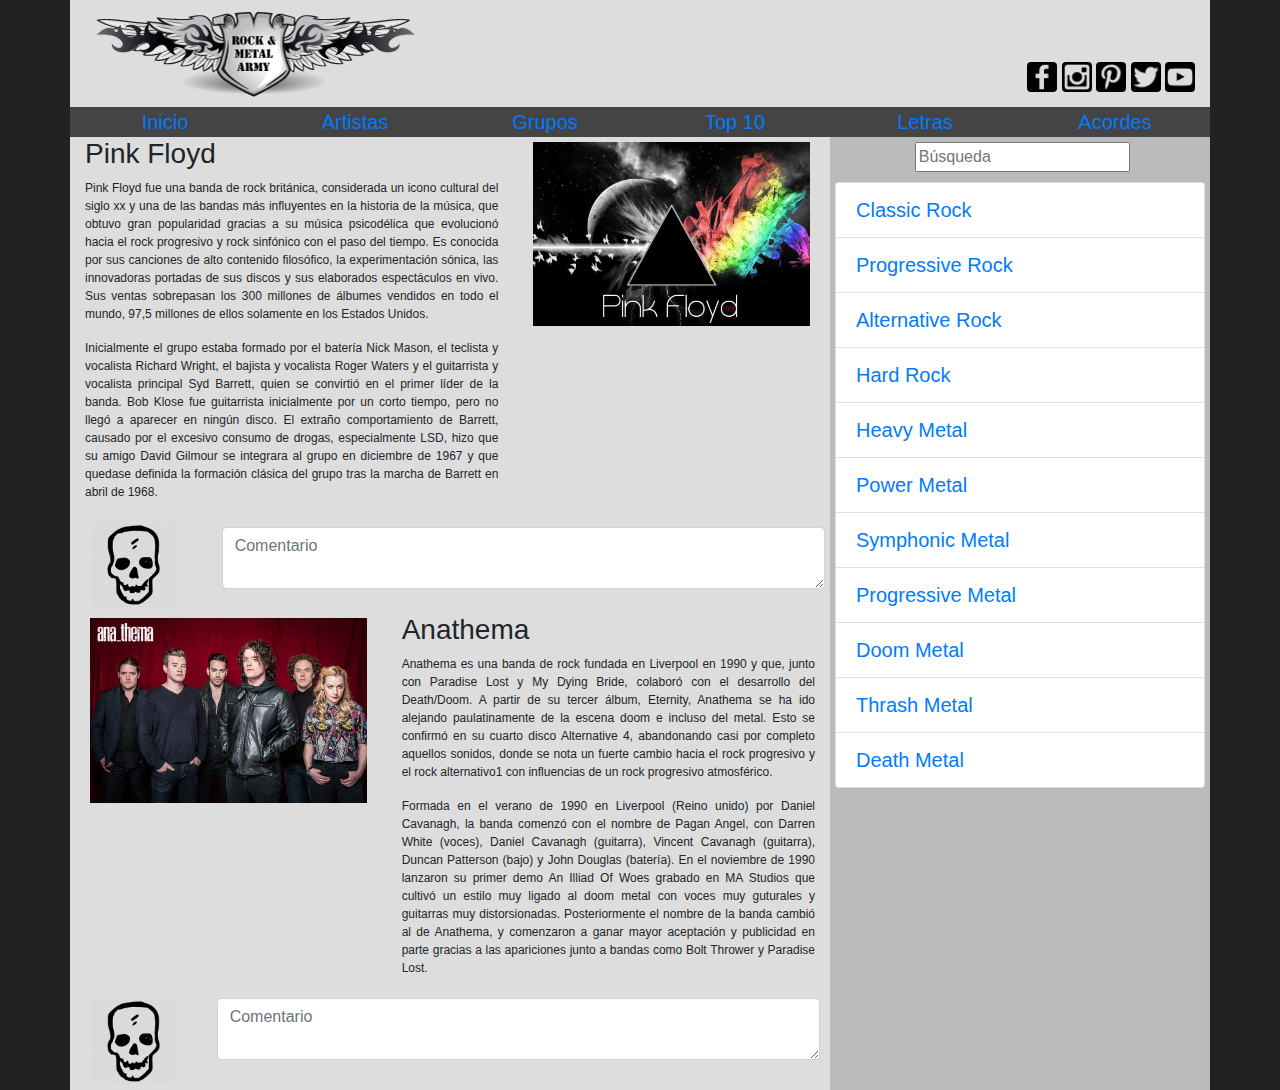
<file: 1_Blog_Musica/index.html>
<!DOCTYPE html>
<html lang="es" dir="ltr">
  <head>
    <meta charset="utf-8">
    <meta name="viewport" content="width=device-width, initial-scale=1">
    <meta name="author" content="Édison Francisco Barros Hidalgo">
    <meta name="description" content="Blog de Música de Édison Francisco Barros Hidalgo">
    <meta name="keywords" content="blog, música, rock, metal, progresivo, clásico">
    <meta name='mobile-web-app-capable' content='yes'>
    <link rel="stylesheet" href="https://use.fontawesome.com/releases/v5.5.0/css/all.css" integrity="sha384-B4dIYHKNBt8Bc12p+WXckhzcICo0wtJAoU8YZTY5qE0Id1GSseTk6S+L3BlXeVIU" crossorigin="anonymous">
    <link rel='stylesheet' href='css/bootstrap.min.css'>
    <link rel='stylesheet' href='css/estilos.css'>
    <script src='js/bootstrap.min.js'></script>
    <title>Blog de Música - Édison Francisco Barros Hidalgo</title>
  </head>
  <body>
    <div class="container">
      <header>
        <div class="row">
          <div class="col-xs-12 col-sm-12 col-md-6 col-lg-6">
            <img class='logo-img' src='img/logo.png'/>
          </div>
          <div class="col-xs-12 col-sm-12 col-md-6 col-lg-6">
<!--            <p>Síguenos en nuestras Redes Sociales</p> -->
            <div class='redes-sociales'>
              <a href="#"><img class='rounded img-social' src='img/facebook.png'/></a>
              <a href="#"><img class='rounded img-social' src='img/instagram.png'/></a>
              <a href="#"><img class='rounded img-social' src='img/pinterest.png'/></a>
              <a href="#"><img class='rounded img-social' src='img/twitter.png'/></a>
              <a href="#"><img class='rounded img-social' src='img/youtube.png'/></a>
            </div>
          </div>
        </div>
      </header>
      <nav>
        <div class="row barra">
          <div class="col-xs-12 col-sm-12 col-md-2 col-lg-2 text-center"><a href="#">Inicio</a></div>
          <div class="col-xs-12 col-sm-12 col-md-2 col-lg-2 text-center"><a href="#">Artistas</a></div>
          <div class="col-xs-12 col-sm-12 col-md-2 col-lg-2 text-center"><a href="#">Grupos</a></div>
          <div class="col-xs-12 col-sm-12 col-md-2 col-lg-2 text-center"><a href="#">Top 10</a></div>
          <div class="col-xs-12 col-sm-12 col-md-2 col-lg-2 text-center"><a href="#">Letras</a></div>
          <div class="col-xs-12 col-sm-12 col-md-2 col-lg-2 text-center"><a href="#">Acordes</a></div>
        </div>
      </nav>
      <div class="row">
        <div class="col-xs-12 col-sm-12 col-md-8 col-lg-8">
          <div class="row">
            <div class="col-xs-12 col-sm-12 col-md-7 col-lg-7 text-justify">
              <h3>Pink Floyd</h3>
              <p>Pink Floyd fue una banda de rock británica, considerada un icono cultural del siglo xx y una de las bandas más influyentes en la historia de la música, que obtuvo gran popularidad gracias a su música psicodélica que evolucionó hacia el rock progresivo y rock sinfónico con el paso del tiempo. Es conocida por sus canciones de alto contenido filosófico, la experimentación sónica, las innovadoras portadas de sus discos y sus elaborados espectáculos en vivo. Sus ventas sobrepasan los 300 millones de álbumes vendidos en todo el mundo,  97,5 millones de ellos solamente en los Estados Unidos. </p>
              <p>Inicialmente el grupo estaba formado por el batería Nick Mason, el teclista y vocalista Richard Wright, el bajista y vocalista Roger Waters y el guitarrista y vocalista principal Syd Barrett, quien se convirtió en el primer líder de la banda. Bob Klose fue guitarrista inicialmente por un corto tiempo, pero no llegó a aparecer en ningún disco. El extraño comportamiento de Barrett, causado por el excesivo consumo de drogas, especialmente LSD, hizo que su amigo David Gilmour se integrara al grupo en diciembre de 1967 y que quedase definida la formación clásica del grupo tras la marcha de Barrett en abril de 1968.</p>
            </div>
            <div class="col-xs-12 col-sm-12 col-md-5 col-lg-5">
              <img class="imagen" src="img/pink_floyd.jpg" alt="Pink Floyd">
            </div>
          </div>
          <div class="row">
            <div class="col-xs-2 col-sm-2 col-md-2 col-lg-2">
              <img class="imagen" src="img/skull.webp" alt="Avatar">
            </div>
            <div class="col-xs-10 col-sm-10 col-md-10 col-lg-10">
              <form>
                <textarea class="form-control counted" name="message" placeholder="Comentario" rows="2" style="margin:10px;"></textarea>
              </form>
            </div>
          </div>
          <div class="row">
            <div class="col-xs-12 col-sm-12 col-md-5 col-lg-5">
              <img class="imagen" src="img/anathema.jpg" alt="Anathema">
            </div>
            <div class="col-xs-12 col-sm-12 col-md-7 col-lg-7 text-justify">
              <h3>Anathema</h3>
              <p>Anathema es una banda de rock fundada en Liverpool en 1990 y que, junto con Paradise Lost y My Dying Bride, colaboró con el desarrollo del Death/Doom. A partir de su tercer álbum, Eternity, Anathema se ha ido alejando paulatinamente de la escena doom e incluso del metal. Esto se confirmó en su cuarto disco Alternative 4, abandonando casi por completo aquellos sonidos, donde se nota un fuerte cambio hacia el rock progresivo y el rock alternativo1 con influencias de un rock progresivo atmosférico.</p>
              <p>Formada en el verano de 1990 en Liverpool (Reino unido) por Daniel Cavanagh, la banda comenzó con el nombre de Pagan Angel, con Darren White (voces), Daniel Cavanagh (guitarra), Vincent Cavanagh (guitarra), Duncan Patterson (bajo) y John Douglas (batería). En el noviembre de 1990 lanzaron su primer demo An Illiad Of Woes grabado en MA Studios que cultivó un estilo muy ligado al doom metal con voces muy guturales y guitarras muy distorsionadas. Posteriormente el nombre de la banda cambió al de Anathema, y comenzaron a ganar mayor aceptación y publicidad en parte gracias a las apariciones junto a bandas como Bolt Thrower y Paradise Lost.</p>
            </div>
          </div>
          <div class="row">
            <div class="col-xs-2 col-sm-2 col-md-2 col-lg-2">
              <img class="imagen" src="img/skull.webp" alt="Avatar">
            </div>
            <div class="col-xs-10 col-sm-10 col-md-10 col-lg-10">
              <form>
                <textarea class="form-control counted" name="message" placeholder="Comentario" rows="2" style="margin:5px;"></textarea>
              </form>
            </div>
          </div>
        </div>
        <div class="col-md-4 col-lg-4 derecha">
          <div class="row">
            <div class="col-md-12 col-lg-12 text-center no-gutters" style="padding:5px">
              <form>
                <label for="buscar"><i class="fas fa-search"></i></label>
                <input type="text" placeholder="Búsqueda" name="buscar">
              </form>
            </div>
          </div>
          <div class="row">
            <div class="col-md-12 col-lg-12 list-group">
              <a href="#" class="list-group-item">Classic Rock</a>
              <a href="#" class="list-group-item">Progressive Rock</a>
              <a href="#" class="list-group-item">Alternative Rock</a>
              <a href="#" class="list-group-item">Hard Rock</a>
              <a href="#" class="list-group-item">Heavy Metal</a>
              <a href="#" class="list-group-item">Power Metal</a>
              <a href="#" class="list-group-item">Symphonic Metal</a>
              <a href="#" class="list-group-item">Progressive Metal</a>
              <a href="#" class="list-group-item">Doom Metal</a>
              <a href="#" class="list-group-item">Thrash Metal</a>
              <a href="#" class="list-group-item">Death Metal</a>
            </div>
          </div>
        </div>
      </div>
    </div>
  </body>
</html>
</file>
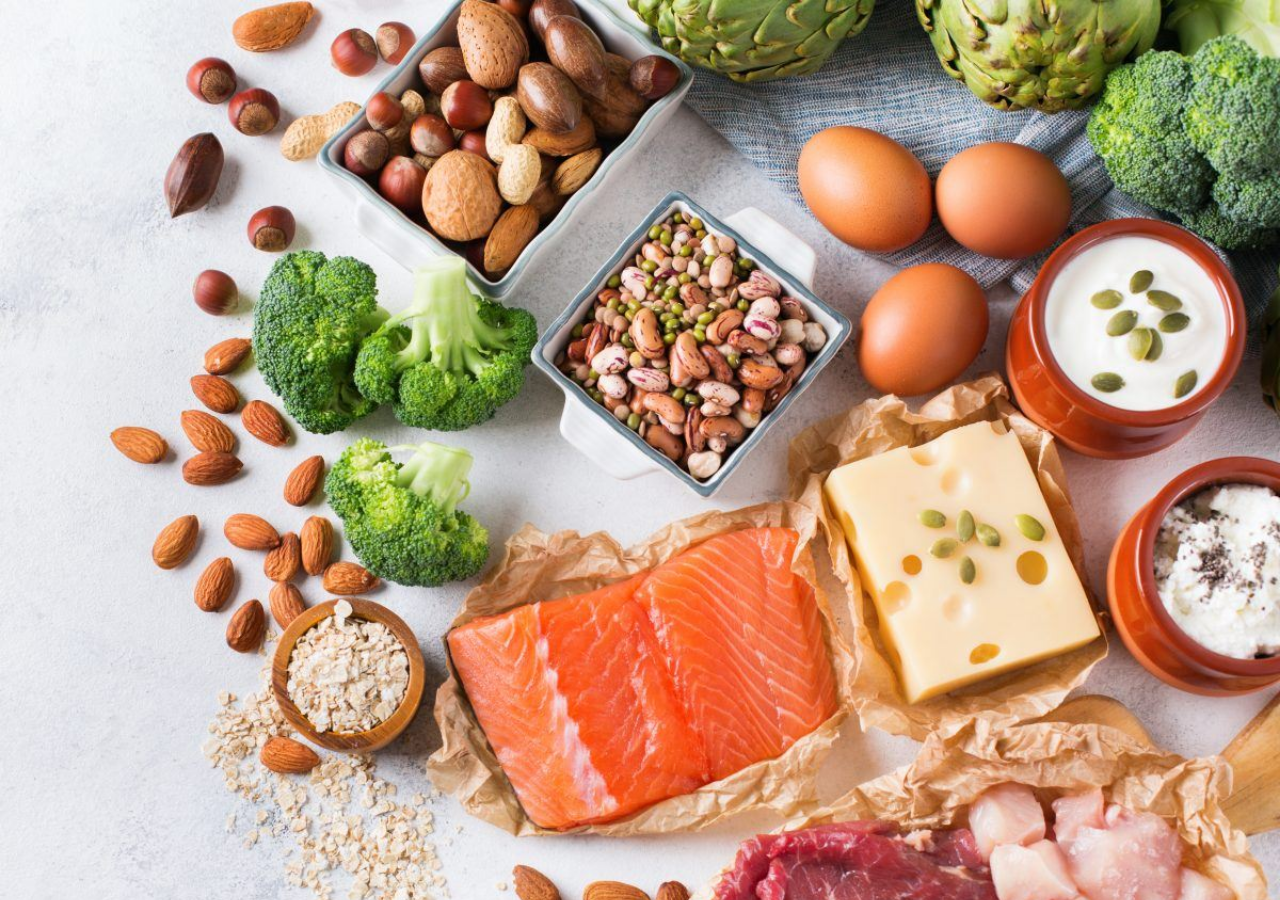
<file: 2_Blog_Gastronomia/index.html>
<!doctype html>
<html class="no-js" lang="en" dir="ltr">
  <head>
    <meta charset="utf-8">
    <meta http-equiv="x-ua-compatible" content="ie=edge">
    <meta name="viewport" content="width=device-width, initial-scale=1.0">
    <title>Blog de Gastronomía - Édison Francisco Barros Hidalgo</title>
    <link rel="stylesheet" href="css/foundation.min.css">
    <link rel="stylesheet" href="css/app.css">
  </head>
  <body>
    <div class="row contenido">

    </div>
  </body>
</html>
</file>
<file: 1_Blog_Musica/css/estilos.css>
body{
  background: #222222;
}
p{
  font-size:0.75em;
}
a{
  font-size: 1.25em;
}
a:hover{
  text-decoration: none;
}
.container{
  background: #DDDDDD;
}
.redes-sociales{
  margin-top: 60px;
  text-align: right;
}
.img-social{
  width: 30px;
  height: 30px;
}
.barra{
  background: #444444;
  color: #FFFFFF;
}
.derecha{
  background: #BBBBBB;
}
.imagen{
  width: 100%;
  margin: auto;
  padding: 5px;
}
.list-group{
  padding: 5px;
}
@media (max-width:768px){
  .derecha{
    display: none;
  }
  .redes-sociales{
    margin: auto;
    padding: 5px;
    text-align: center;
  }
}
</file>
<file: 2_Blog_Gastronomia/css/app.css>
body{
  background-image: url(../img/alimentos.jpg);
  background-attachment: fixed;
  background-repeat: no-repeat;
  background-position: top center;
  background-size: cover;
}
.contenido{
  background-color: #CCCCCC;
  opacity: 0.75;
  width: 90%;
  margin: auto;
}
</file>
